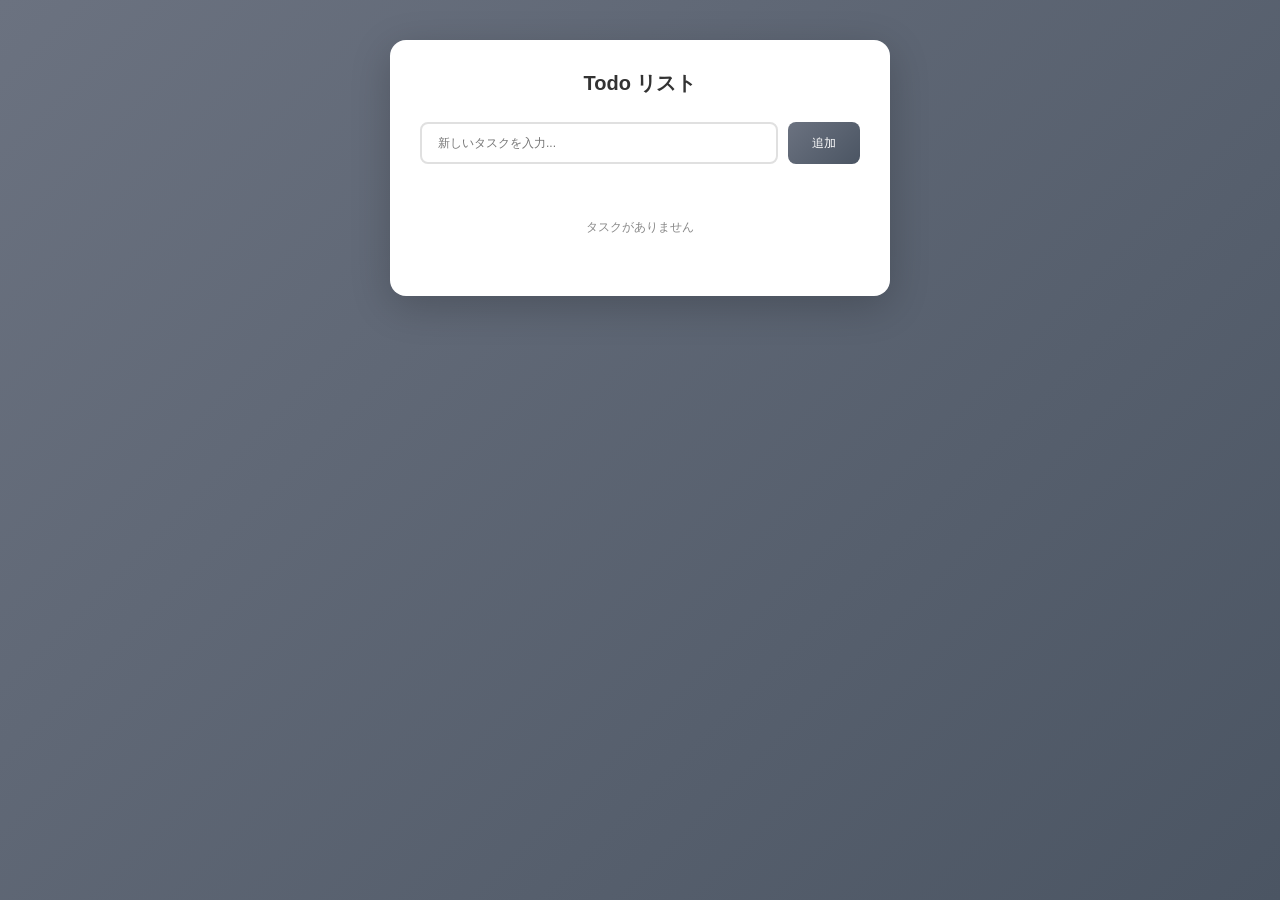
<file: index.html>
<!DOCTYPE html>
<html lang="ja">
<head>
    <meta charset="UTF-8">
    <meta name="viewport" content="width=device-width, initial-scale=1.0">
    <title>シンプルTodoアプリ</title>
    <link rel="stylesheet" href="style.css">
</head>
<body>
    <div class="container">
        <h1>Todo リスト</h1>
        <form id="todo-form">
            <input type="text" id="todo-input" placeholder="新しいタスクを入力..." required>
            <button type="submit">追加</button>
        </form>
        <ul id="todo-list"></ul>
    </div>
    <script src="app.js"></script>
</body>
</html>
</file>
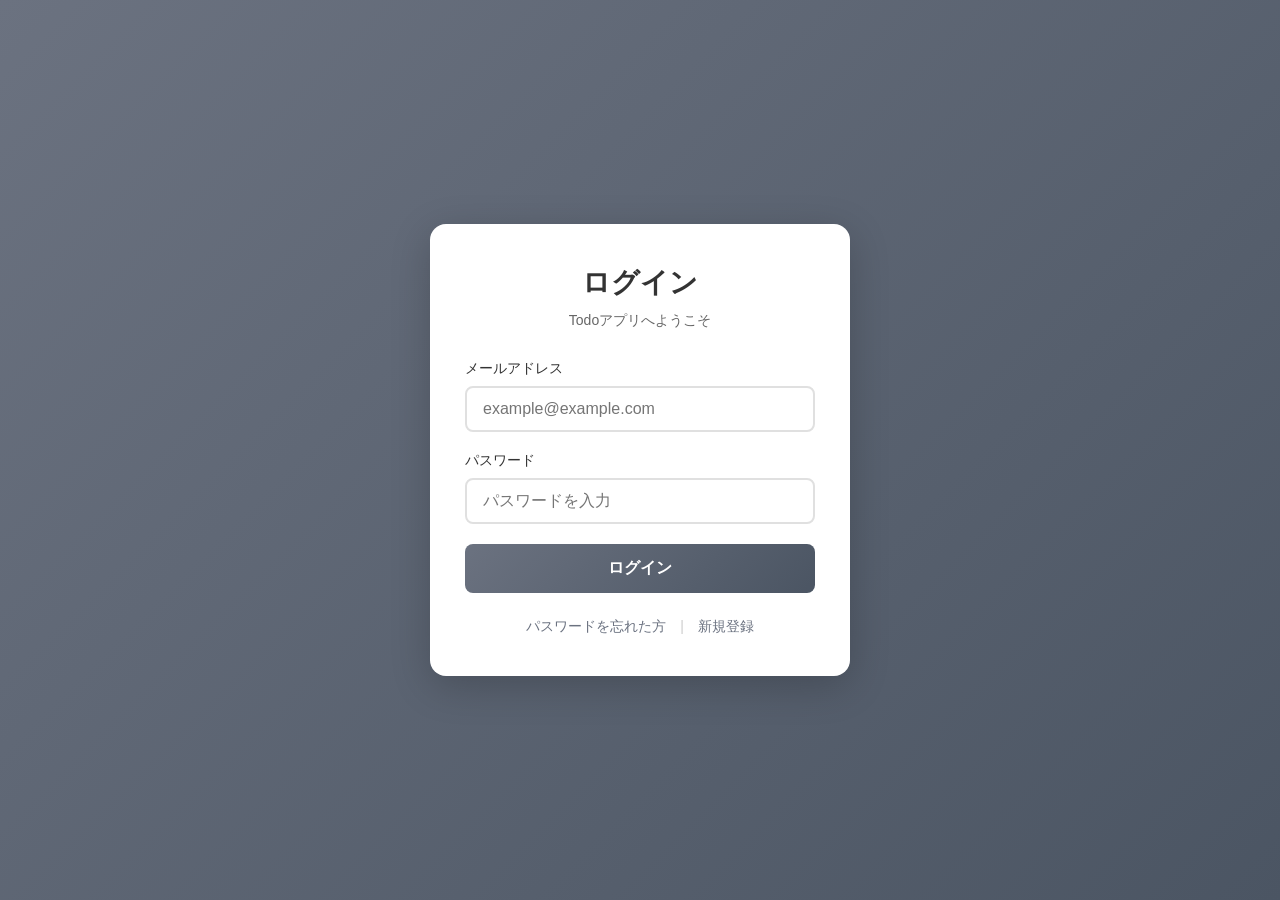
<file: login.html>
<!DOCTYPE html>
<html lang="ja">
<head>
    <meta charset="UTF-8">
    <meta name="viewport" content="width=device-width, initial-scale=1.0">
    <title>ログイン - シンプルTodoアプリ</title>
    <link rel="stylesheet" href="login.css">
</head>
<body>
    <div class="container">
        <div class="login-box">
            <h1>ログイン</h1>
            <p class="subtitle">Todoアプリへようこそ</p>

            <form id="login-form">
                <div class="form-group">
                    <label for="email">メールアドレス</label>
                    <input type="email" id="email" name="email" placeholder="example@example.com" required>
                </div>

                <div class="form-group">
                    <label for="password">パスワード</label>
                    <input type="password" id="password" name="password" placeholder="パスワードを入力" required>
                </div>

                <div id="error-message" class="error-message" style="display: none;"></div>

                <button type="submit" class="login-btn">ログイン</button>
            </form>

            <div class="footer-links">
                <a href="#" class="link">パスワードを忘れた方</a>
                <span class="separator">|</span>
                <a href="#" class="link">新規登録</a>
            </div>
        </div>
    </div>
    <script src="login.js"></script>
</body>
</html>
</file>
<file: style.css>
* {
    margin: 0;
    padding: 0;
    box-sizing: border-box;
}

body {
    font-family: -apple-system, BlinkMacSystemFont, 'Segoe UI', Roboto, sans-serif;
    background: linear-gradient(135deg, #6b7280 0%, #4b5563 100%);
    min-height: 100vh;
    padding: 40px 20px;
}

.container {
    max-width: 500px;
    margin: 0 auto;
    background: white;
    border-radius: 16px;
    padding: 30px;
    box-shadow: 0 10px 40px rgba(0, 0, 0, 0.2);
}

h1 {
    text-align: center;
    color: #333;
    margin-bottom: 25px;
    font-size: 20px;
}

#todo-form {
    display: flex;
    gap: 10px;
    margin-bottom: 25px;
}

#todo-input {
    flex: 1;
    padding: 12px 16px;
    border: 2px solid #e0e0e0;
    border-radius: 8px;
    font-size: 12px;
    transition: border-color 0.3s;
}

#todo-input:focus {
    outline: none;
    border-color: #6b7280;
}

#todo-form button {
    padding: 12px 24px;
    background: linear-gradient(135deg, #6b7280 0%, #4b5563 100%);
    color: white;
    border: none;
    border-radius: 8px;
    font-size: 12px;
    cursor: pointer;
    transition: transform 0.2s, box-shadow 0.2s;
}

#todo-form button:hover {
    transform: translateY(-2px);
    box-shadow: 0 4px 12px rgba(107, 114, 128, 0.4);
}

#todo-list {
    list-style: none;
}

.todo-item {
    display: flex;
    align-items: center;
    padding: 15px;
    background: #f8f9fa;
    border-radius: 8px;
    margin-bottom: 10px;
    transition: transform 0.2s, box-shadow 0.2s;
}

.todo-item:hover {
    transform: translateX(5px);
    box-shadow: 0 2px 8px rgba(0, 0, 0, 0.1);
}

.todo-item.completed {
    opacity: 0.6;
}

.todo-item.completed .todo-text {
    text-decoration: line-through;
    color: #888;
}

.todo-checkbox {
    width: 22px;
    height: 22px;
    margin-right: 15px;
    cursor: pointer;
    accent-color: #6b7280;
}

.todo-text {
    flex: 1;
    font-size: 12px;
    color: #333;
}

.delete-btn {
    background: #ff6b6b;
    color: white;
    border: none;
    border-radius: 6px;
    padding: 8px 14px;
    cursor: pointer;
    font-size: 11px;
    transition: background 0.2s;
}

.delete-btn:hover {
    background: #ee5a5a;
}

.empty-message {
    text-align: center;
    color: #888;
    padding: 30px;
    font-size: 12px;
}
</file>
<file: login.css>
* {
    margin: 0;
    padding: 0;
    box-sizing: border-box;
}

body {
    font-family: -apple-system, BlinkMacSystemFont, 'Segoe UI', Roboto, sans-serif;
    background: linear-gradient(135deg, #6b7280 0%, #4b5563 100%);
    min-height: 100vh;
    display: flex;
    align-items: center;
    justify-content: center;
    padding: 20px;
}

.container {
    width: 100%;
    max-width: 420px;
}

.login-box {
    background: white;
    border-radius: 16px;
    padding: 40px 35px;
    box-shadow: 0 10px 40px rgba(0, 0, 0, 0.2);
}

h1 {
    text-align: center;
    color: #333;
    margin-bottom: 10px;
    font-size: 28px;
}

.subtitle {
    text-align: center;
    color: #666;
    margin-bottom: 30px;
    font-size: 14px;
}

.form-group {
    margin-bottom: 20px;
}

.form-group label {
    display: block;
    color: #333;
    font-size: 14px;
    font-weight: 500;
    margin-bottom: 8px;
}

.form-group input {
    width: 100%;
    padding: 12px 16px;
    border: 2px solid #e0e0e0;
    border-radius: 8px;
    font-size: 16px;
    transition: border-color 0.3s;
}

.form-group input:focus {
    outline: none;
    border-color: #6b7280;
}

.error-message {
    background: #fee;
    color: #c33;
    padding: 12px 16px;
    border-radius: 8px;
    font-size: 14px;
    margin-bottom: 20px;
    border: 1px solid #fcc;
}

.login-btn {
    width: 100%;
    padding: 14px 24px;
    background: linear-gradient(135deg, #6b7280 0%, #4b5563 100%);
    color: white;
    border: none;
    border-radius: 8px;
    font-size: 16px;
    font-weight: 600;
    cursor: pointer;
    transition: transform 0.2s, box-shadow 0.2s;
}

.login-btn:hover {
    transform: translateY(-2px);
    box-shadow: 0 4px 12px rgba(107, 114, 128, 0.4);
}

.login-btn:active {
    transform: translateY(0);
}

.footer-links {
    text-align: center;
    margin-top: 25px;
    font-size: 14px;
}

.link {
    color: #6b7280;
    text-decoration: none;
    transition: color 0.3s;
}

.link:hover {
    color: #4b5563;
    text-decoration: underline;
}

.separator {
    color: #ccc;
    margin: 0 10px;
}

/* レスポンシブデザイン */
@media (max-width: 480px) {
    .login-box {
        padding: 30px 25px;
    }

    h1 {
        font-size: 24px;
    }

    .form-group input,
    .login-btn {
        font-size: 15px;
    }
}
</file>
